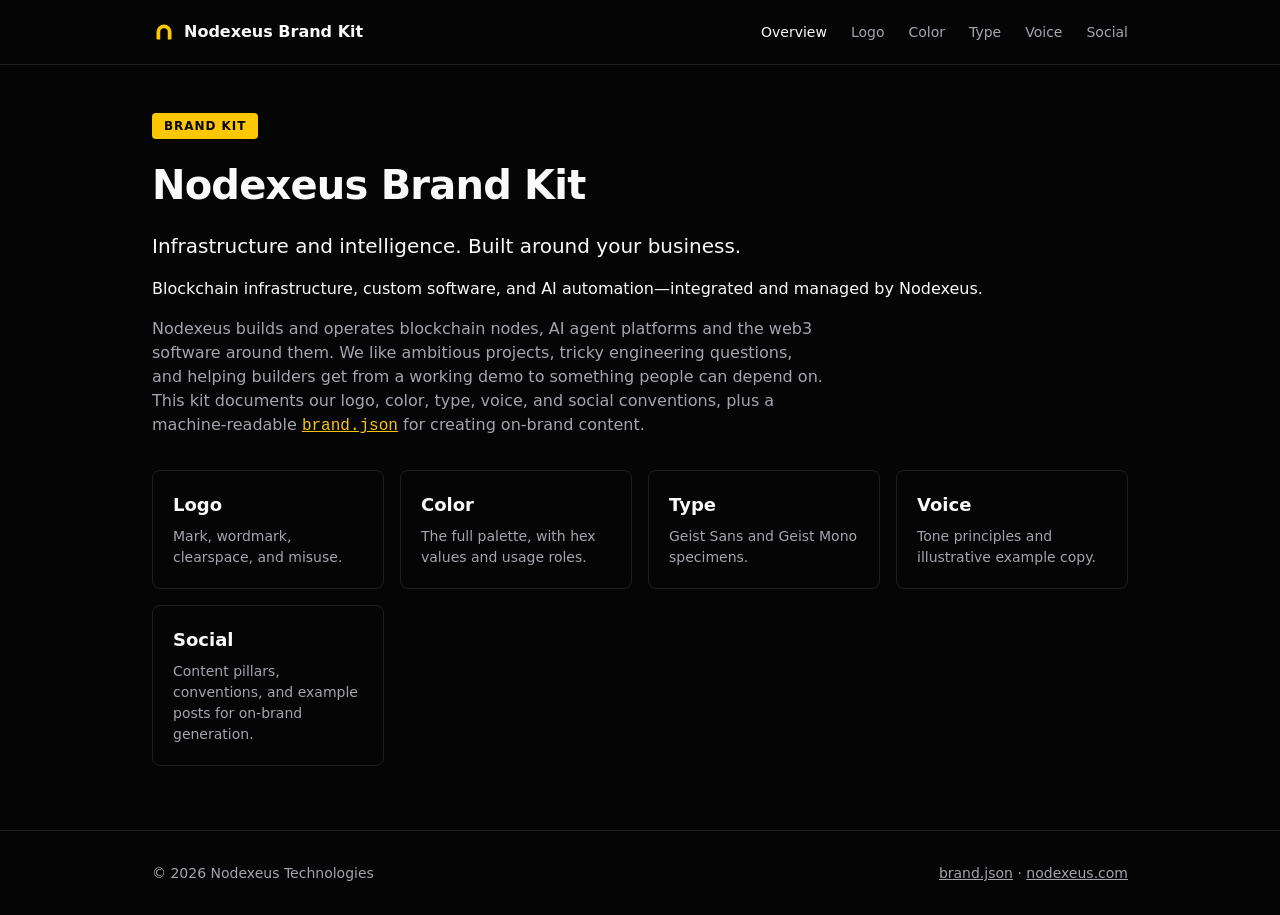
<file: index.html>
<!doctype html>
<html lang="en">
<head>
<meta charset="utf-8">
<meta name="viewport" content="width=device-width, initial-scale=1">
<title>Nodexeus Brand Kit</title>
<link rel="icon" href="assets/logo/favicon.svg" type="image/svg+xml">
<link rel="stylesheet" href="style.css">
</head>
<body>
<header class="site-header">
  <div class="container">
    <a class="brand" href="index.html">
      <img src="assets/logo/mark-amber-on-dark.svg" width="24" height="24" alt="" aria-hidden="true">
      <span>Nodexeus Brand Kit</span>
    </a>
    <nav>
      <a href="index.html" aria-current="page">Overview</a>
      <a href="logo.html">Logo</a>
      <a href="color.html">Color</a>
      <a href="type.html">Type</a>
      <a href="voice.html">Voice</a>
      <a href="social.html">Social</a>
    </nav>
  </div>
</header>
<main>
  <div class="container">
    <section>
      <span class="badge">Brand Kit</span>
      <h1>Nodexeus Brand Kit</h1>
      <p class="tagline">Infrastructure and intelligence. Built around your business.</p>
      <p>Blockchain infrastructure, custom software, and AI automation—integrated and managed by Nodexeus.</p>
      <div class="prose">
        <p>Nodexeus builds and operates blockchain nodes, AI agent platforms and the web3 software around them. We like ambitious projects, tricky engineering questions, and helping builders get from a working demo to something people can depend on. This kit documents our logo, color, type, voice, and social conventions, plus a machine-readable <a href="brand.json"><code class="mono">brand.json</code></a> for creating on-brand content.</p>
      </div>
    </section>
    <section class="link-grid">
      <a class="link-card" href="logo.html">
        <h3>Logo</h3>
        <p>Mark, wordmark, clearspace, and misuse.</p>
      </a>
      <a class="link-card" href="color.html">
        <h3>Color</h3>
        <p>The full palette, with hex values and usage roles.</p>
      </a>
      <a class="link-card" href="type.html">
        <h3>Type</h3>
        <p>Geist Sans and Geist Mono specimens.</p>
      </a>
      <a class="link-card" href="voice.html">
        <h3>Voice</h3>
        <p>Tone principles and illustrative example copy.</p>
      </a>
      <a class="link-card" href="social.html">
        <h3>Social</h3>
        <p>Content pillars, conventions, and example posts for on-brand generation.</p>
      </a>
    </section>
  </div>
</main>
<footer class="site-footer">
  <div class="container">
    <span>© 2026 Nodexeus Technologies</span>
    <span><a href="brand.json">brand.json</a> · <a href="https://www.nodexeus.com" target="_blank" rel="noopener noreferrer">nodexeus.com</a></span>
  </div>
</footer>
</body>
</html>
</file>
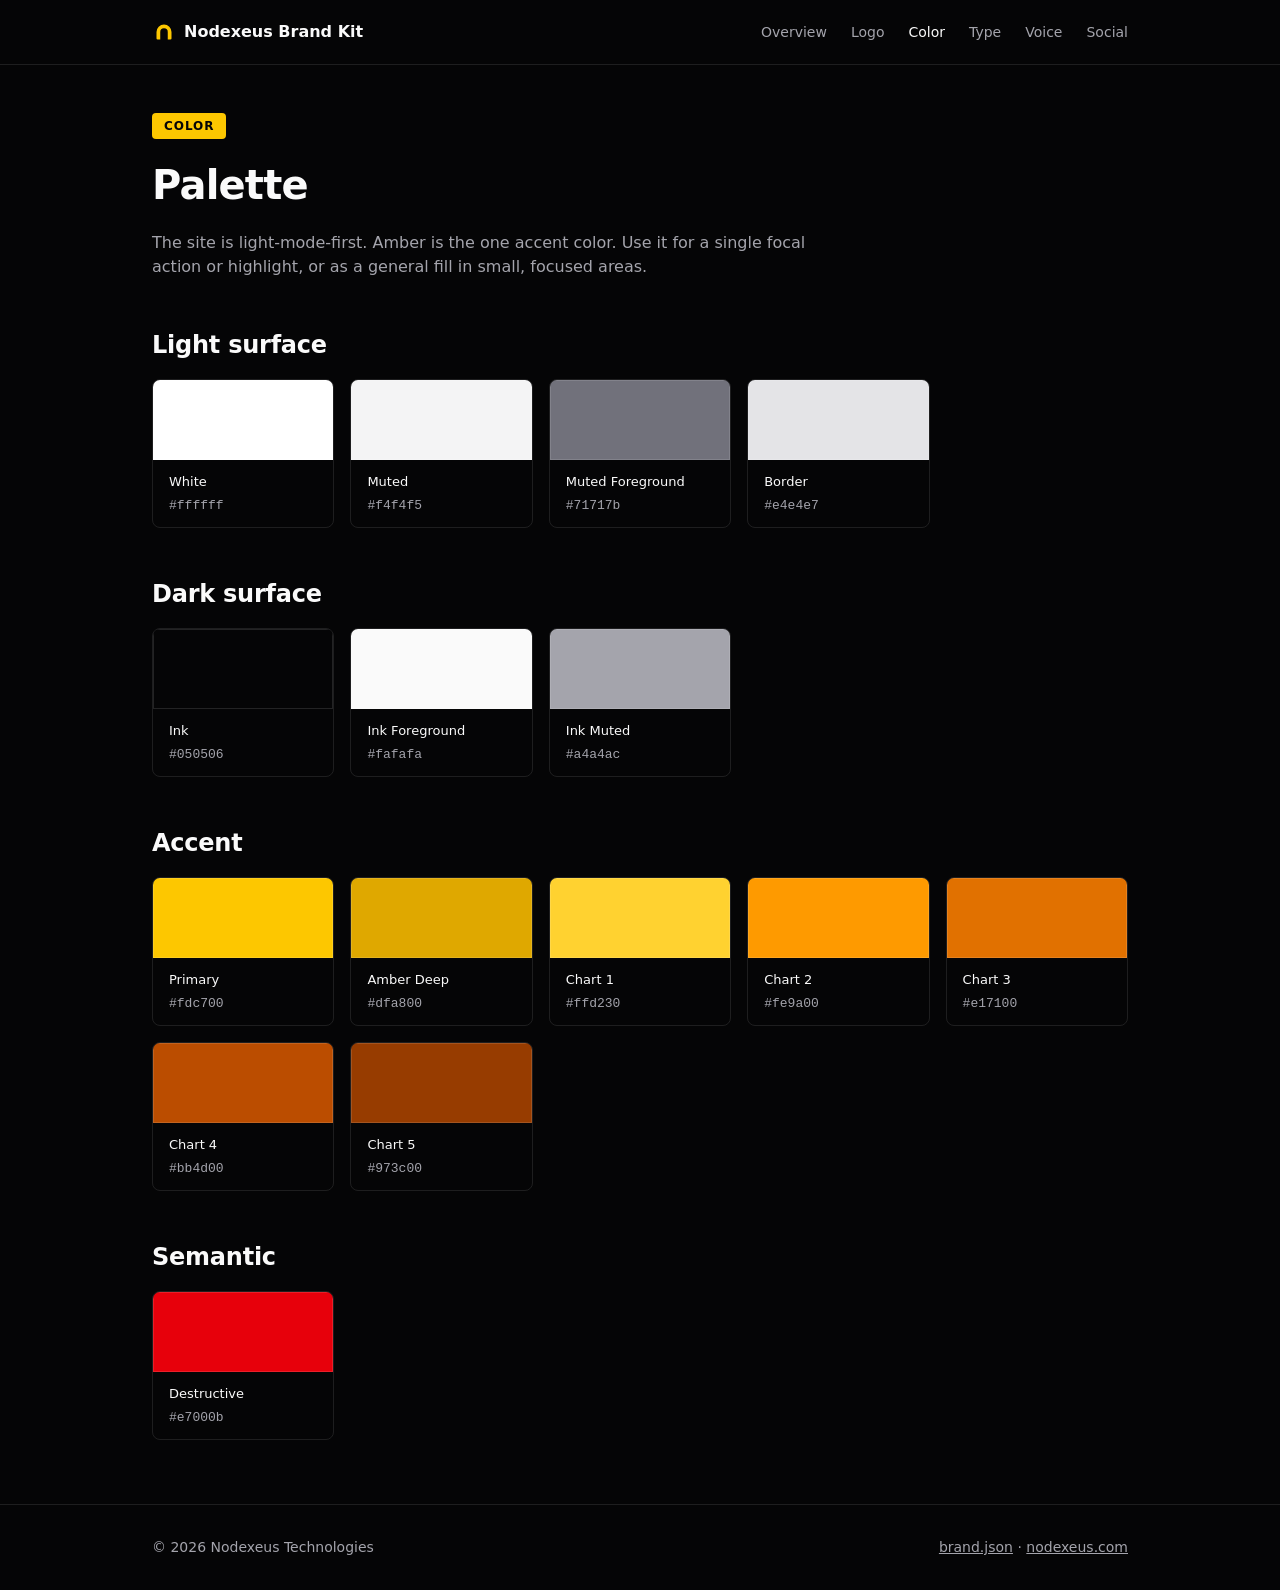
<file: color.html>
<!doctype html>
<html lang="en">
<head>
<meta charset="utf-8">
<meta name="viewport" content="width=device-width, initial-scale=1">
<title>Color | Nodexeus Brand Kit</title>
<link rel="icon" href="assets/logo/favicon.svg" type="image/svg+xml">
<link rel="stylesheet" href="style.css">
</head>
<body>
<header class="site-header">
  <div class="container">
    <a class="brand" href="index.html">
      <img src="assets/logo/mark-amber-on-dark.svg" width="24" height="24" alt="" aria-hidden="true">
      <span>Nodexeus Brand Kit</span>
    </a>
    <nav>
      <a href="index.html">Overview</a>
      <a href="logo.html">Logo</a>
      <a href="color.html" aria-current="page">Color</a>
      <a href="type.html">Type</a>
      <a href="voice.html">Voice</a>
      <a href="social.html">Social</a>
    </nav>
  </div>
</header>
<main>
  <div class="container">
    <span class="badge">Color</span>
    <h1>Palette</h1>
    <div class="prose">
      <p>The site is light-mode-first. Amber is the one accent color. Use it for a single focal action or highlight, or as a general fill in small, focused areas.</p>
    </div>

    <h2>Light surface</h2>
    <div class="swatch-grid">
      <div class="swatch"><div class="swatch-color" style="background:#ffffff;"></div><div class="swatch-label">White<span class="hex">#ffffff</span></div></div>
      <div class="swatch"><div class="swatch-color" style="background:#f4f4f5;"></div><div class="swatch-label">Muted<span class="hex">#f4f4f5</span></div></div>
      <div class="swatch"><div class="swatch-color" style="background:#71717b;"></div><div class="swatch-label">Muted Foreground<span class="hex">#71717b</span></div></div>
      <div class="swatch"><div class="swatch-color" style="background:#e4e4e7;"></div><div class="swatch-label">Border<span class="hex">#e4e4e7</span></div></div>
    </div>

    <h2>Dark surface</h2>
    <div class="swatch-grid">
      <div class="swatch"><div class="swatch-color" style="background:#050506;"></div><div class="swatch-label">Ink<span class="hex">#050506</span></div></div>
      <div class="swatch"><div class="swatch-color" style="background:#fafafa;"></div><div class="swatch-label">Ink Foreground<span class="hex">#fafafa</span></div></div>
      <div class="swatch"><div class="swatch-color" style="background:#a4a4ac;"></div><div class="swatch-label">Ink Muted<span class="hex">#a4a4ac</span></div></div>
    </div>

    <h2>Accent</h2>
    <div class="swatch-grid">
      <div class="swatch"><div class="swatch-color" style="background:#fdc700;"></div><div class="swatch-label">Primary<span class="hex">#fdc700</span></div></div>
      <div class="swatch"><div class="swatch-color" style="background:#dfa800;"></div><div class="swatch-label">Amber Deep<span class="hex">#dfa800</span></div></div>
      <div class="swatch"><div class="swatch-color" style="background:#ffd230;"></div><div class="swatch-label">Chart 1<span class="hex">#ffd230</span></div></div>
      <div class="swatch"><div class="swatch-color" style="background:#fe9a00;"></div><div class="swatch-label">Chart 2<span class="hex">#fe9a00</span></div></div>
      <div class="swatch"><div class="swatch-color" style="background:#e17100;"></div><div class="swatch-label">Chart 3<span class="hex">#e17100</span></div></div>
      <div class="swatch"><div class="swatch-color" style="background:#bb4d00;"></div><div class="swatch-label">Chart 4<span class="hex">#bb4d00</span></div></div>
      <div class="swatch"><div class="swatch-color" style="background:#973c00;"></div><div class="swatch-label">Chart 5<span class="hex">#973c00</span></div></div>
    </div>

    <h2>Semantic</h2>
    <div class="swatch-grid">
      <div class="swatch"><div class="swatch-color" style="background:#e7000b;"></div><div class="swatch-label">Destructive<span class="hex">#e7000b</span></div></div>
    </div>
  </div>
</main>
<footer class="site-footer">
  <div class="container">
    <span>© 2026 Nodexeus Technologies</span>
    <span><a href="brand.json">brand.json</a> · <a href="https://www.nodexeus.com" target="_blank" rel="noopener noreferrer">nodexeus.com</a></span>
  </div>
</footer>
</body>
</html>
</file>
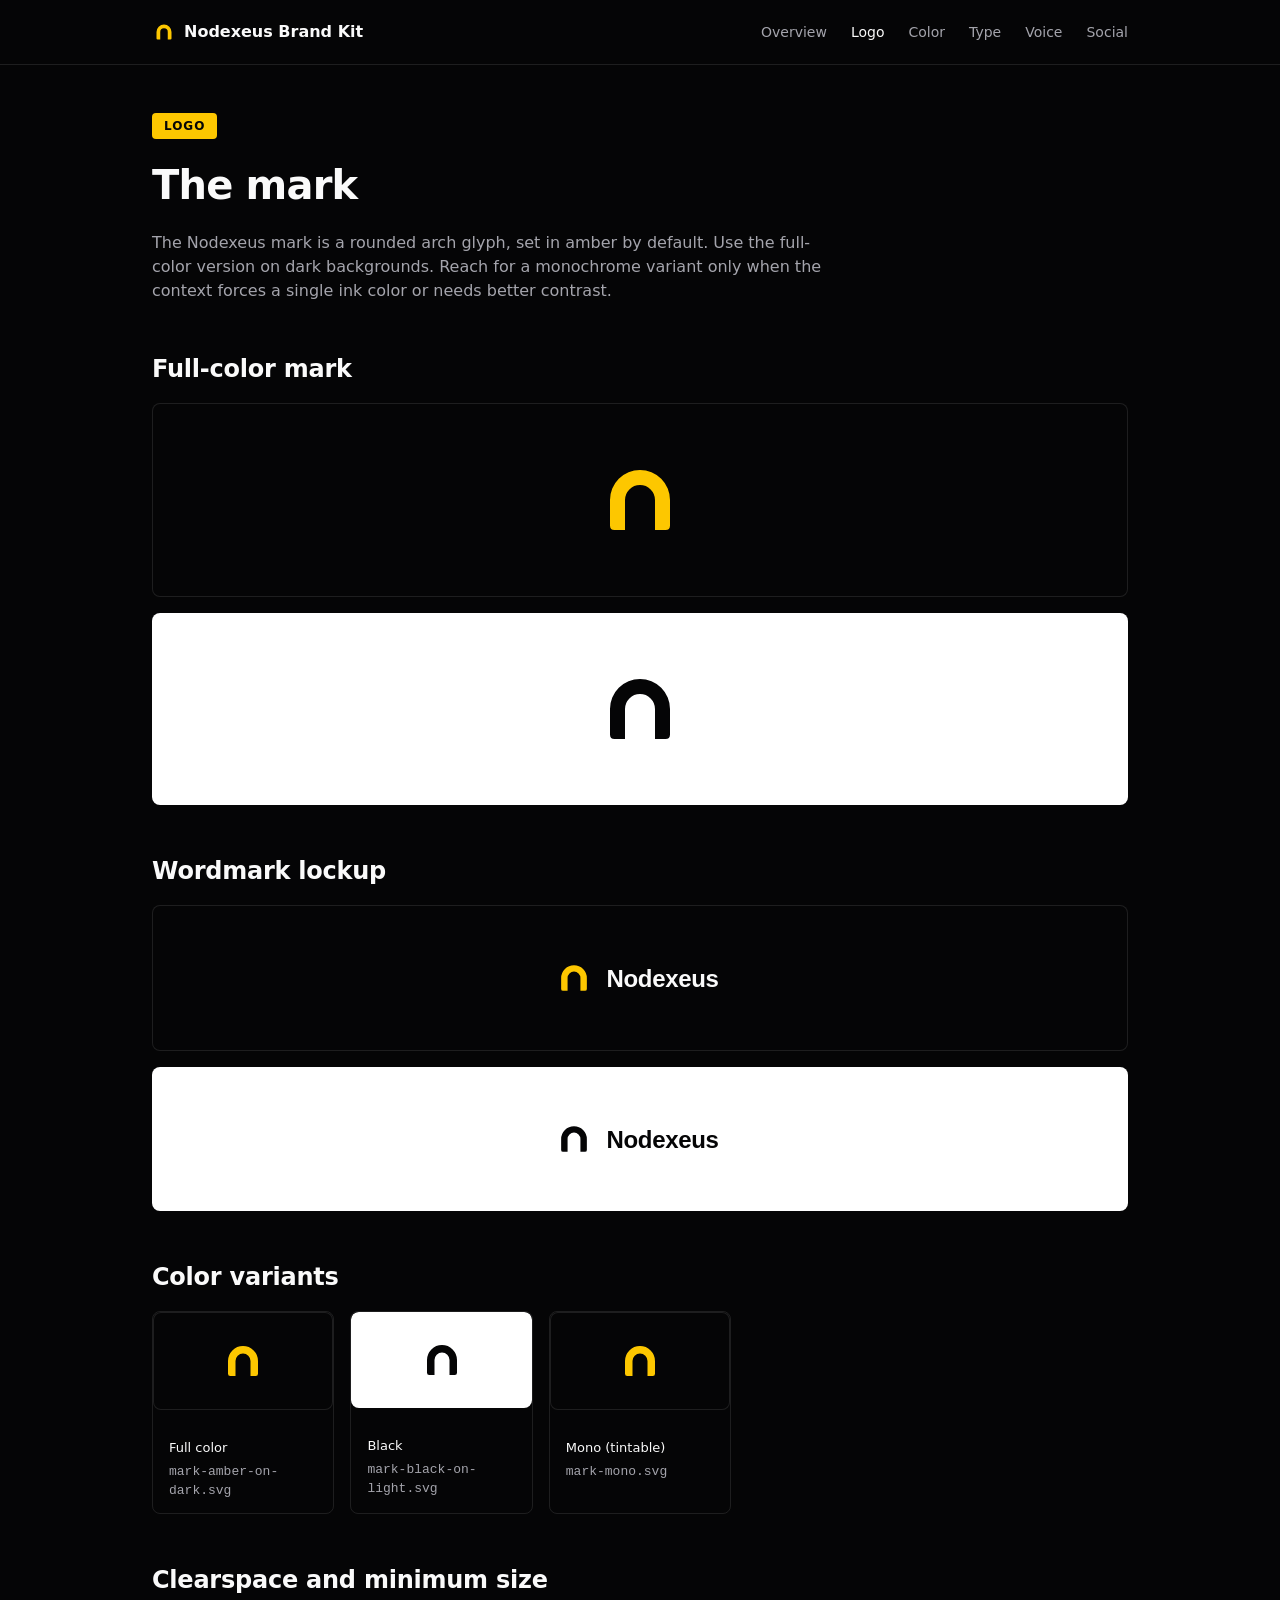
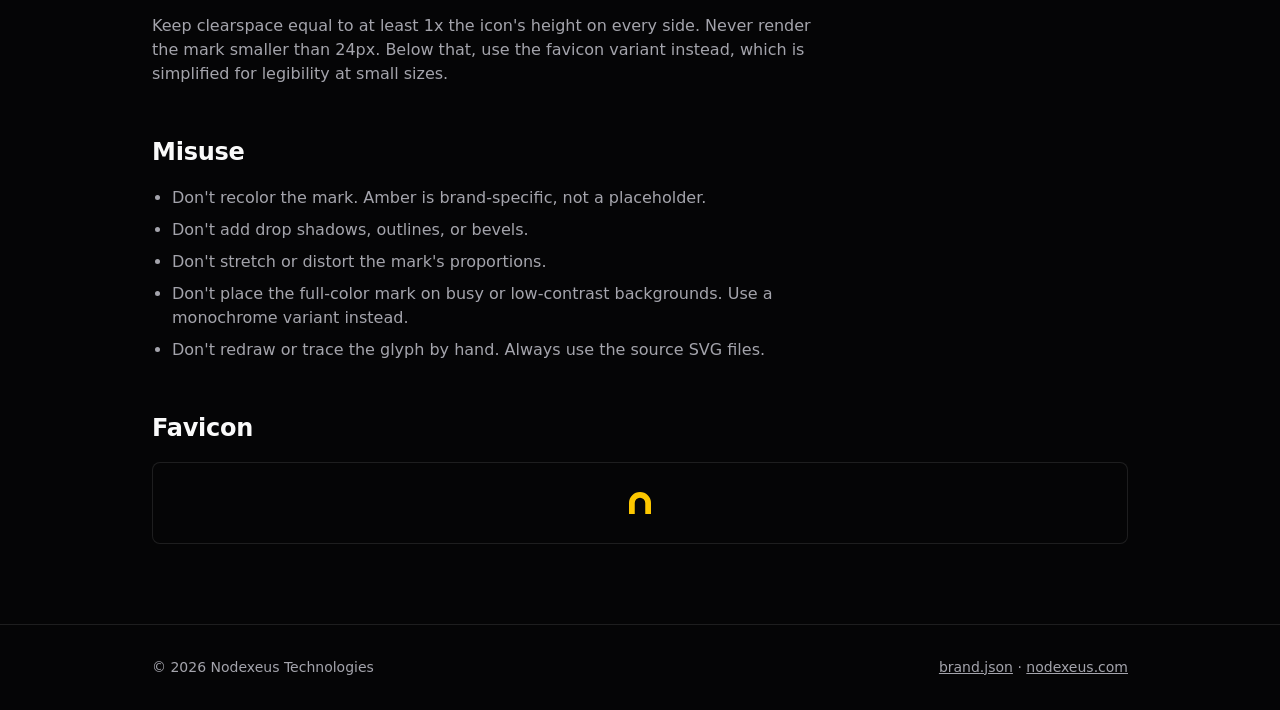
<file: logo.html>
<!doctype html>
<html lang="en">
<head>
<meta charset="utf-8">
<meta name="viewport" content="width=device-width, initial-scale=1">
<title>Logo | Nodexeus Brand Kit</title>
<link rel="icon" href="assets/logo/favicon.svg" type="image/svg+xml">
<link rel="stylesheet" href="style.css">
</head>
<body>
<header class="site-header">
  <div class="container">
    <a class="brand" href="index.html">
      <img src="assets/logo/mark-amber-on-dark.svg" width="24" height="24" alt="" aria-hidden="true">
      <span>Nodexeus Brand Kit</span>
    </a>
    <nav>
      <a href="index.html">Overview</a>
      <a href="logo.html" aria-current="page">Logo</a>
      <a href="color.html">Color</a>
      <a href="type.html">Type</a>
      <a href="voice.html">Voice</a>
      <a href="social.html">Social</a>
    </nav>
  </div>
</header>
<main>
  <div class="container">
    <span class="badge">Logo</span>
    <h1>The mark</h1>
    <div class="prose">
      <p>The Nodexeus mark is a rounded arch glyph, set in amber by default. Use the full-color version on dark backgrounds. Reach for a monochrome variant only when the context forces a single ink color or needs better contrast.</p>
    </div>

    <h2>Full-color mark</h2>
    <div class="logo-display on-dark">
      <img src="assets/logo/mark-amber-on-dark.svg" width="96" height="96" alt="Nodexeus mark, full color">
    </div>
    <div class="logo-display on-light">
      <img src="assets/logo/mark-black-on-light.svg" width="96" height="96" alt="Nodexeus mark, black variant">
    </div>

    <h2>Wordmark lockup</h2>
    <div class="logo-display on-dark">
      <img src="assets/logo/wordmark-lockup-dark.svg" height="48" alt="Nodexeus wordmark, dark background lockup">
    </div>
    <div class="logo-display on-light">
      <img src="assets/logo/wordmark-lockup-light.svg" height="48" alt="Nodexeus wordmark, light background lockup">
    </div>

    <h2>Color variants</h2>
    <div class="swatch-grid">
      <div class="swatch">
        <div class="logo-display on-dark" style="padding:1.5rem;">
          <img src="assets/logo/mark-amber-on-dark.svg" width="48" height="48" alt="Full color mark">
        </div>
        <div class="swatch-label">Full color<span class="hex">mark-amber-on-dark.svg</span></div>
      </div>
      <div class="swatch">
        <div class="logo-display on-light" style="padding:1.5rem;">
          <img src="assets/logo/mark-black-on-light.svg" width="48" height="48" alt="Black monochrome mark">
        </div>
        <div class="swatch-label">Black<span class="hex">mark-black-on-light.svg</span></div>
      </div>
      <div class="swatch">
        <div class="logo-display on-dark" style="padding:1.5rem; color:#fdc700;">
          <!-- inline copy of assets/logo/mark-mono.svg; keep path data in sync if that file changes -->
          <svg xmlns="http://www.w3.org/2000/svg" viewBox="0 0 256 256" width="48" height="48" role="img" aria-label="Monochrome currentColor mark">
            <g id="glyph" transform="translate(48,48)">
              <path fill="currentColor" d="M0,80 L0,148 Q0,160 12,160 L40,160 L40,80 A40,40 0 0 1 120,80 L120,160 L148,160 Q160,160 160,148 L160,80 A80,80 0 0 0 0,80 Z"/>
            </g>
          </svg>
        </div>
        <div class="swatch-label">Mono (tintable)<span class="hex">mark-mono.svg</span></div>
      </div>
    </div>

    <h2>Clearspace and minimum size</h2>
    <div class="prose">
      <p>Keep clearspace equal to at least 1x the icon's height on every side. Never render the mark smaller than 24px. Below that, use the favicon variant instead, which is simplified for legibility at small sizes.</p>
    </div>

    <h2>Misuse</h2>
    <div class="prose">
      <ul>
        <li>Don't recolor the mark. Amber is brand-specific, not a placeholder.</li>
        <li>Don't add drop shadows, outlines, or bevels.</li>
        <li>Don't stretch or distort the mark's proportions.</li>
        <li>Don't place the full-color mark on busy or low-contrast backgrounds. Use a monochrome variant instead.</li>
        <li>Don't redraw or trace the glyph by hand. Always use the source SVG files.</li>
      </ul>
    </div>

    <h2>Favicon</h2>
    <div class="logo-display on-dark" style="padding:1.5rem;">
      <img src="assets/logo/favicon.svg" width="32" height="32" alt="Nodexeus favicon">
    </div>
  </div>
</main>
<footer class="site-footer">
  <div class="container">
    <span>© 2026 Nodexeus Technologies</span>
    <span><a href="brand.json">brand.json</a> · <a href="https://www.nodexeus.com" target="_blank" rel="noopener noreferrer">nodexeus.com</a></span>
  </div>
</footer>
</body>
</html>
</file>
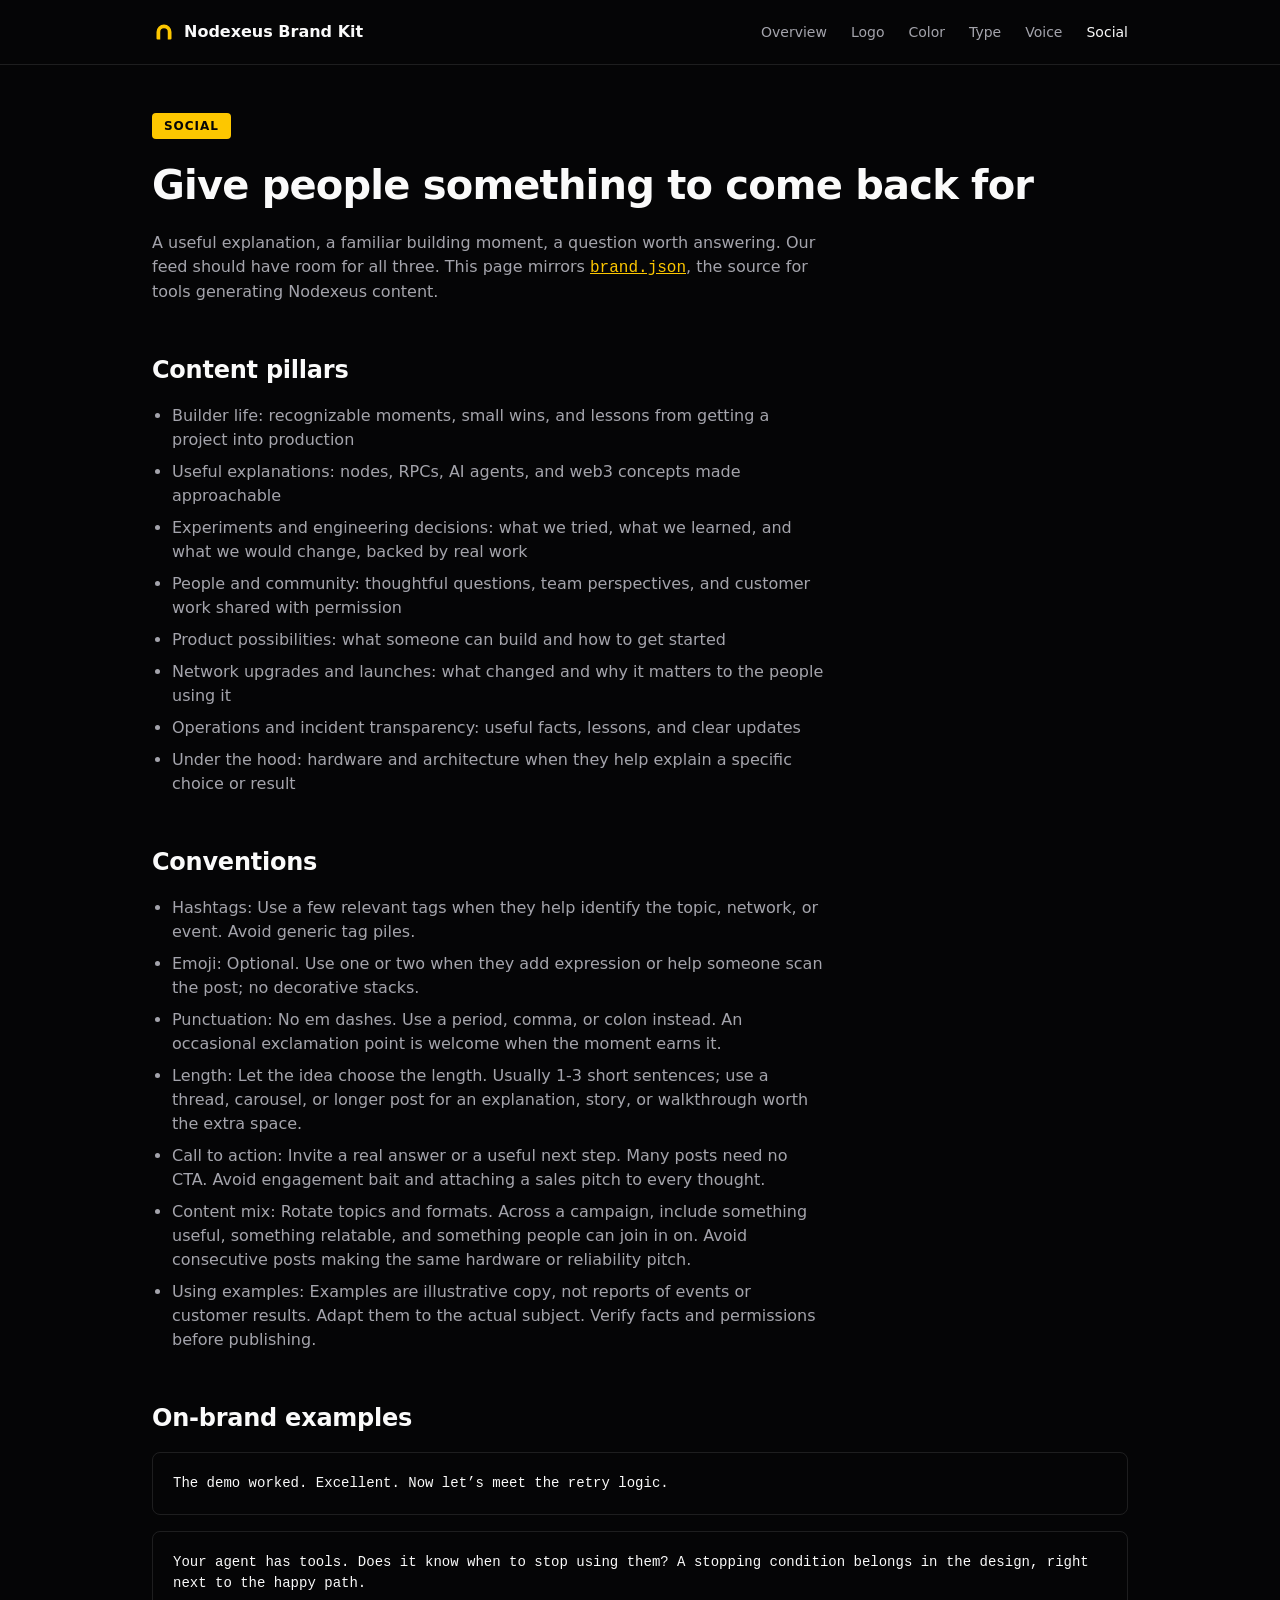
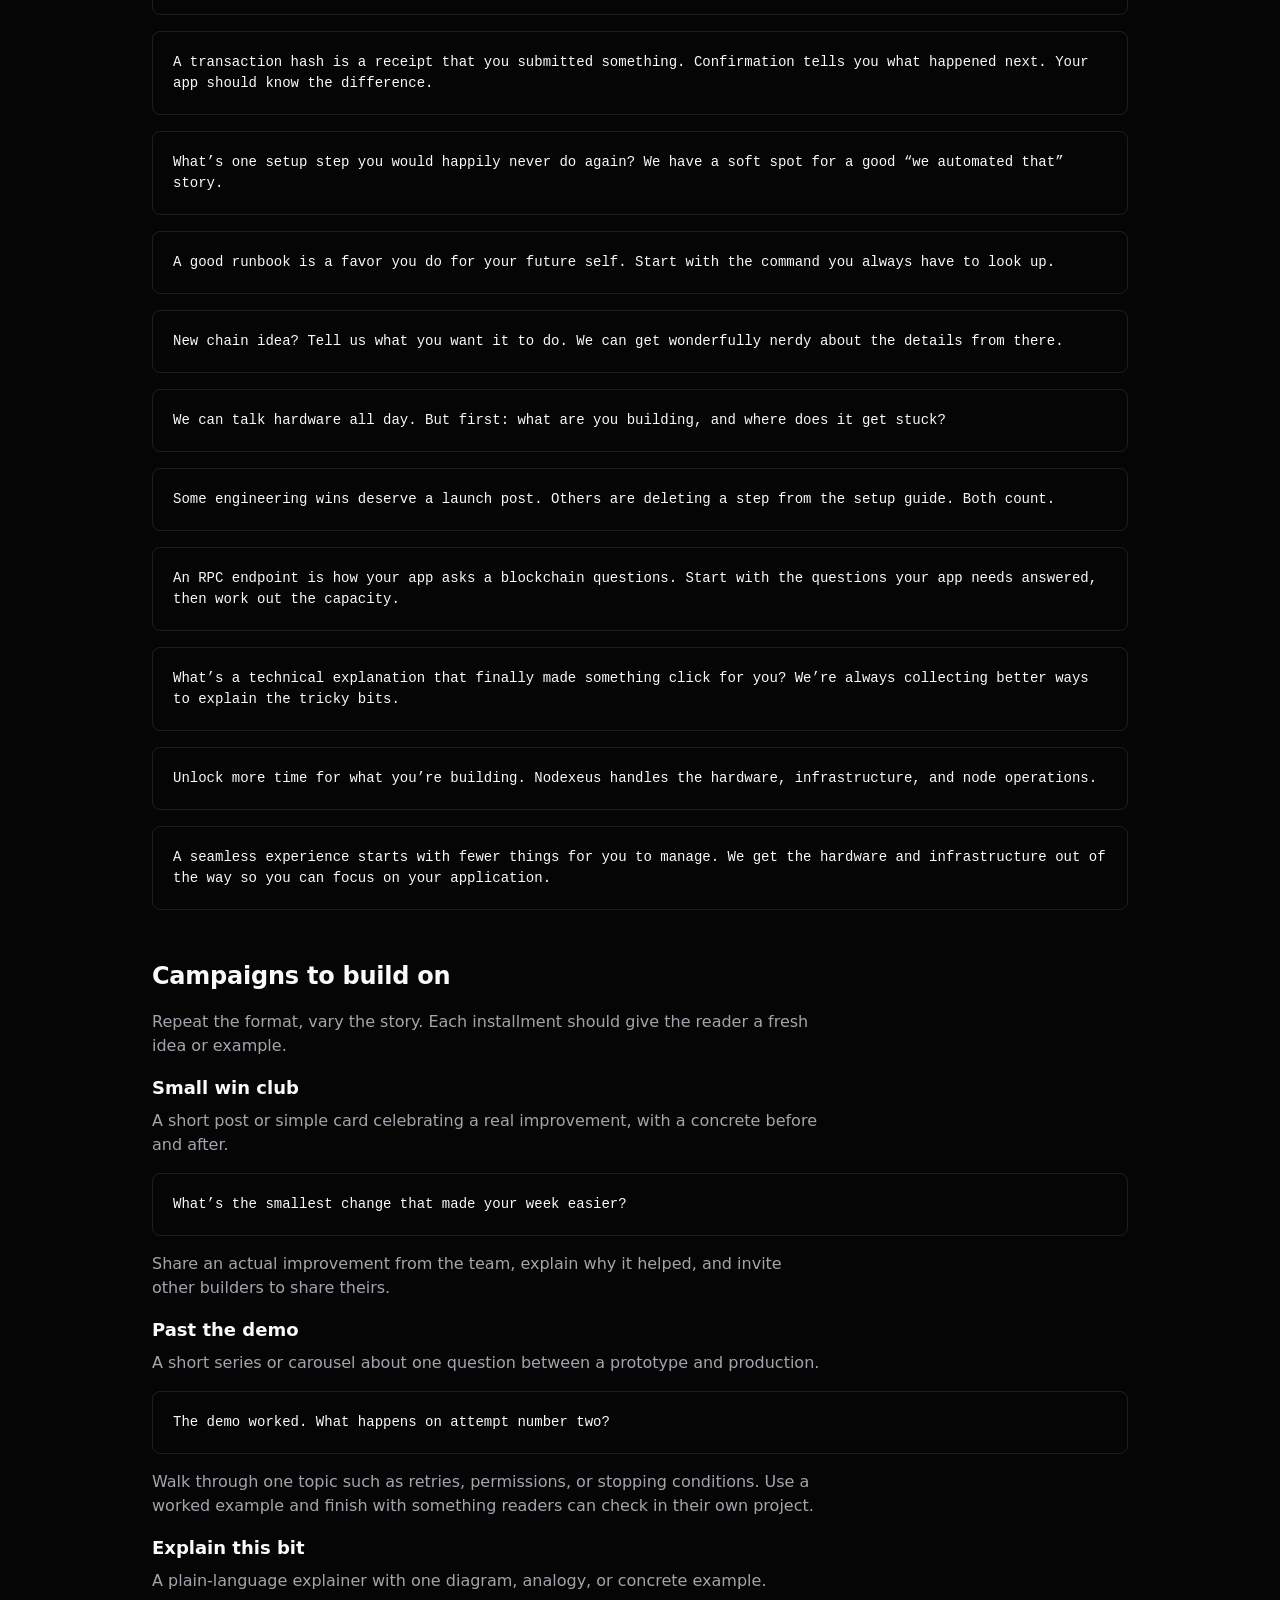
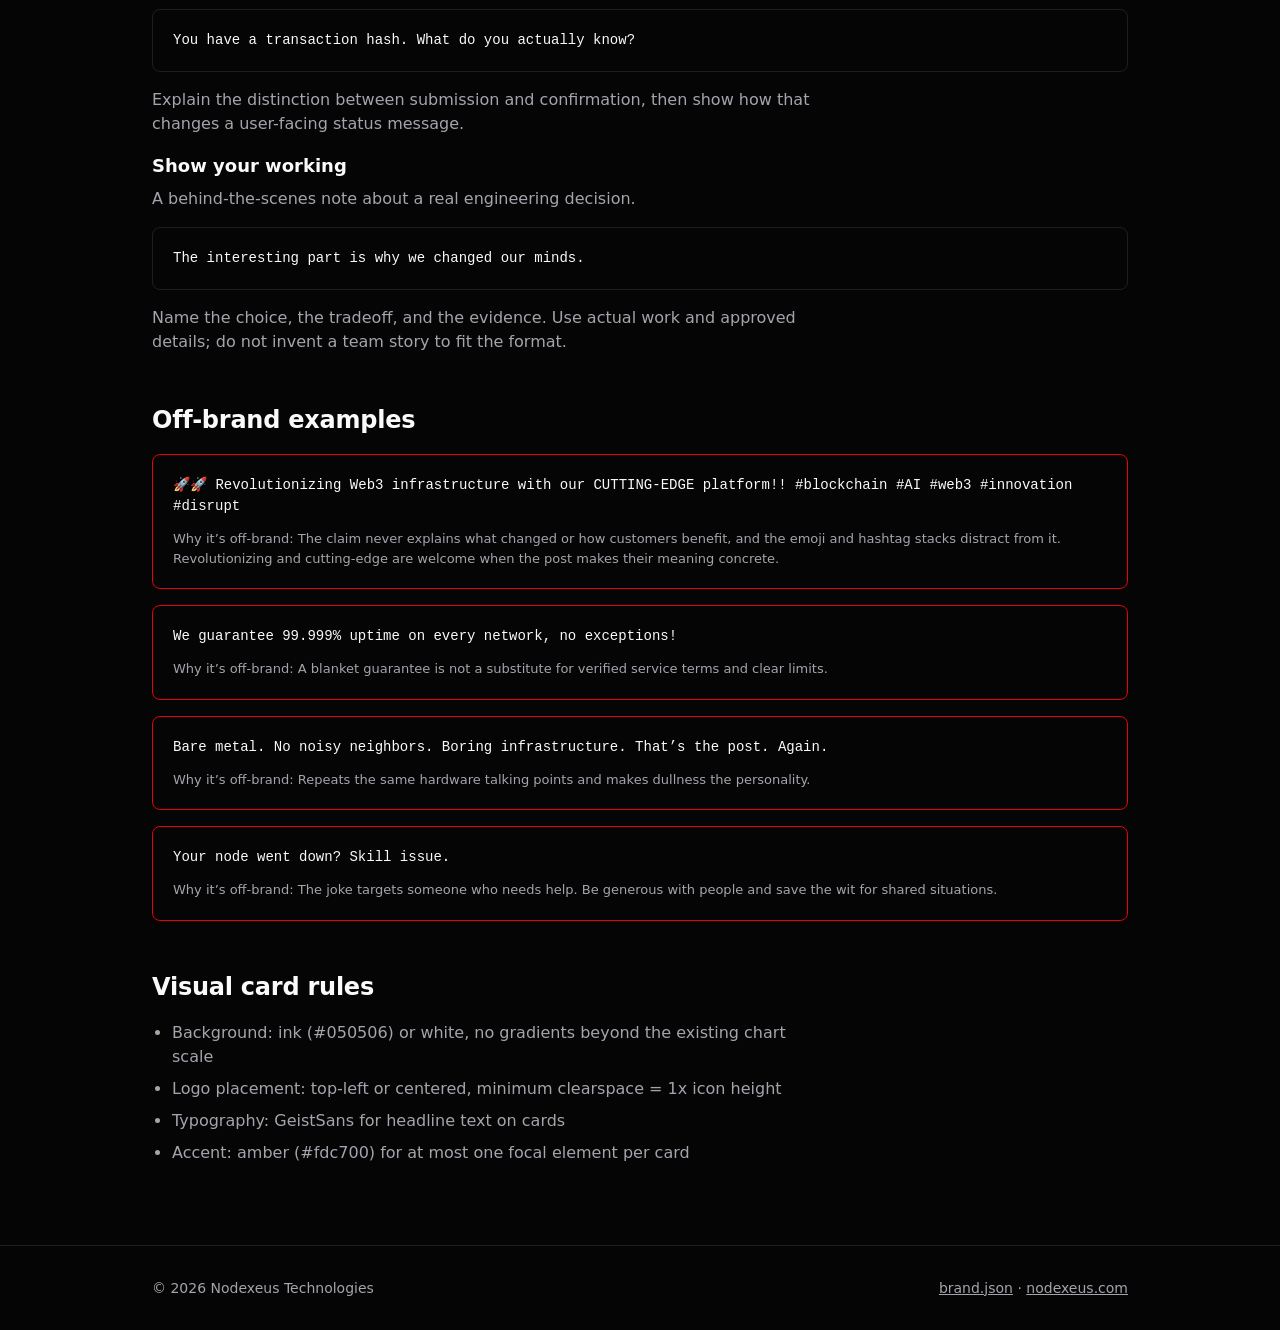
<file: social.html>
<!doctype html>
<html lang="en">
<head>
<meta charset="utf-8">
<meta name="viewport" content="width=device-width, initial-scale=1">
<title>Social | Nodexeus Brand Kit</title>
<link rel="icon" href="assets/logo/favicon.svg" type="image/svg+xml">
<link rel="stylesheet" href="style.css">
</head>
<body>
<header class="site-header">
  <div class="container">
    <a class="brand" href="index.html">
      <img src="assets/logo/mark-amber-on-dark.svg" width="24" height="24" alt="" aria-hidden="true">
      <span>Nodexeus Brand Kit</span>
    </a>
    <nav>
      <a href="index.html">Overview</a>
      <a href="logo.html">Logo</a>
      <a href="color.html">Color</a>
      <a href="type.html">Type</a>
      <a href="voice.html">Voice</a>
      <a href="social.html" aria-current="page">Social</a>
    </nav>
  </div>
</header>
<main>
  <div class="container">
    <span class="badge">Social</span>
    <h1>Give people something to come back for</h1>
    <div class="prose">
      <p>A useful explanation, a familiar building moment, a question worth answering. Our feed should have room for all three. This page mirrors <a href="brand.json"><code class="mono">brand.json</code></a>, the source for tools generating Nodexeus content.</p>
    </div>
    <h2>Content pillars</h2>
    <div class="prose"><ul>
        <li>Builder life: recognizable moments, small wins, and lessons from getting a project into production</li>
        <li>Useful explanations: nodes, RPCs, AI agents, and web3 concepts made approachable</li>
        <li>Experiments and engineering decisions: what we tried, what we learned, and what we would change, backed by real work</li>
        <li>People and community: thoughtful questions, team perspectives, and customer work shared with permission</li>
        <li>Product possibilities: what someone can build and how to get started</li>
        <li>Network upgrades and launches: what changed and why it matters to the people using it</li>
        <li>Operations and incident transparency: useful facts, lessons, and clear updates</li>
        <li>Under the hood: hardware and architecture when they help explain a specific choice or result</li>
      </ul></div>
    <h2>Conventions</h2>
    <div class="prose"><ul>
        <li>Hashtags: Use a few relevant tags when they help identify the topic, network, or event. Avoid generic tag piles.</li>
        <li>Emoji: Optional. Use one or two when they add expression or help someone scan the post; no decorative stacks.</li>
        <li>Punctuation: No em dashes. Use a period, comma, or colon instead. An occasional exclamation point is welcome when the moment earns it.</li>
        <li>Length: Let the idea choose the length. Usually 1-3 short sentences; use a thread, carousel, or longer post for an explanation, story, or walkthrough worth the extra space.</li>
        <li>Call to action: Invite a real answer or a useful next step. Many posts need no CTA. Avoid engagement bait and attaching a sales pitch to every thought.</li>
        <li>Content mix: Rotate topics and formats. Across a campaign, include something useful, something relatable, and something people can join in on. Avoid consecutive posts making the same hardware or reliability pitch.</li>
        <li>Using examples: Examples are illustrative copy, not reports of events or customer results. Adapt them to the actual subject. Verify facts and permissions before publishing.</li>
      </ul></div>
    <h2>On-brand examples</h2>
    <div class="post-card">The demo worked. Excellent. Now let’s meet the retry logic.</div>
    <div class="post-card">Your agent has tools. Does it know when to stop using them? A stopping condition belongs in the design, right next to the happy path.</div>
    <div class="post-card">A transaction hash is a receipt that you submitted something. Confirmation tells you what happened next. Your app should know the difference.</div>
    <div class="post-card">What’s one setup step you would happily never do again? We have a soft spot for a good “we automated that” story.</div>
    <div class="post-card">A good runbook is a favor you do for your future self. Start with the command you always have to look up.</div>
    <div class="post-card">New chain idea? Tell us what you want it to do. We can get wonderfully nerdy about the details from there.</div>
    <div class="post-card">We can talk hardware all day. But first: what are you building, and where does it get stuck?</div>
    <div class="post-card">Some engineering wins deserve a launch post. Others are deleting a step from the setup guide. Both count.</div>
    <div class="post-card">An RPC endpoint is how your app asks a blockchain questions. Start with the questions your app needs answered, then work out the capacity.</div>
    <div class="post-card">What’s a technical explanation that finally made something click for you? We’re always collecting better ways to explain the tricky bits.</div>
    <div class="post-card">Unlock more time for what you’re building. Nodexeus handles the hardware, infrastructure, and node operations.</div>
    <div class="post-card">A seamless experience starts with fewer things for you to manage. We get the hardware and infrastructure out of the way so you can focus on your application.</div>
    <h2>Campaigns to build on</h2>
    <div class="prose"><p>Repeat the format, vary the story. Each installment should give the reader a fresh idea or example.</p></div>
    <h3>Small win club</h3>
    <div class="prose"><p>A short post or simple card celebrating a real improvement, with a concrete before and after.</p></div>
    <div class="post-card">What’s the smallest change that made your week easier?</div>
    <div class="prose"><p>Share an actual improvement from the team, explain why it helped, and invite other builders to share theirs.</p></div>
    <h3>Past the demo</h3>
    <div class="prose"><p>A short series or carousel about one question between a prototype and production.</p></div>
    <div class="post-card">The demo worked. What happens on attempt number two?</div>
    <div class="prose"><p>Walk through one topic such as retries, permissions, or stopping conditions. Use a worked example and finish with something readers can check in their own project.</p></div>
    <h3>Explain this bit</h3>
    <div class="prose"><p>A plain-language explainer with one diagram, analogy, or concrete example.</p></div>
    <div class="post-card">You have a transaction hash. What do you actually know?</div>
    <div class="prose"><p>Explain the distinction between submission and confirmation, then show how that changes a user-facing status message.</p></div>
    <h3>Show your working</h3>
    <div class="prose"><p>A behind-the-scenes note about a real engineering decision.</p></div>
    <div class="post-card">The interesting part is why we changed our minds.</div>
    <div class="prose"><p>Name the choice, the tradeoff, and the evidence. Use actual work and approved details; do not invent a team story to fit the format.</p></div>
    <h2>Off-brand examples</h2>
    <div class="post-card off-brand">🚀🚀 Revolutionizing Web3 infrastructure with our CUTTING-EDGE platform!! #blockchain #AI #web3 #innovation #disrupt
      <div class="reason">Why it’s off-brand: The claim never explains what changed or how customers benefit, and the emoji and hashtag stacks distract from it. Revolutionizing and cutting-edge are welcome when the post makes their meaning concrete.</div>
    </div>
    <div class="post-card off-brand">We guarantee 99.999% uptime on every network, no exceptions!
      <div class="reason">Why it’s off-brand: A blanket guarantee is not a substitute for verified service terms and clear limits.</div>
    </div>
    <div class="post-card off-brand">Bare metal. No noisy neighbors. Boring infrastructure. That’s the post. Again.
      <div class="reason">Why it’s off-brand: Repeats the same hardware talking points and makes dullness the personality.</div>
    </div>
    <div class="post-card off-brand">Your node went down? Skill issue.
      <div class="reason">Why it’s off-brand: The joke targets someone who needs help. Be generous with people and save the wit for shared situations.</div>
    </div>
    <h2>Visual card rules</h2>
    <div class="prose"><ul>
        <li>Background: ink (#050506) or white, no gradients beyond the existing chart scale</li>
        <li>Logo placement: top-left or centered, minimum clearspace = 1x icon height</li>
        <li>Typography: GeistSans for headline text on cards</li>
        <li>Accent: amber (#fdc700) for at most one focal element per card</li>
      </ul></div>
  </div>
</main>
<footer class="site-footer">
  <div class="container">
    <span>© 2026 Nodexeus Technologies</span>
    <span><a href="brand.json">brand.json</a> · <a href="https://www.nodexeus.com" target="_blank" rel="noopener noreferrer">nodexeus.com</a></span>
  </div>
</footer>
</body>
</html>
</file>
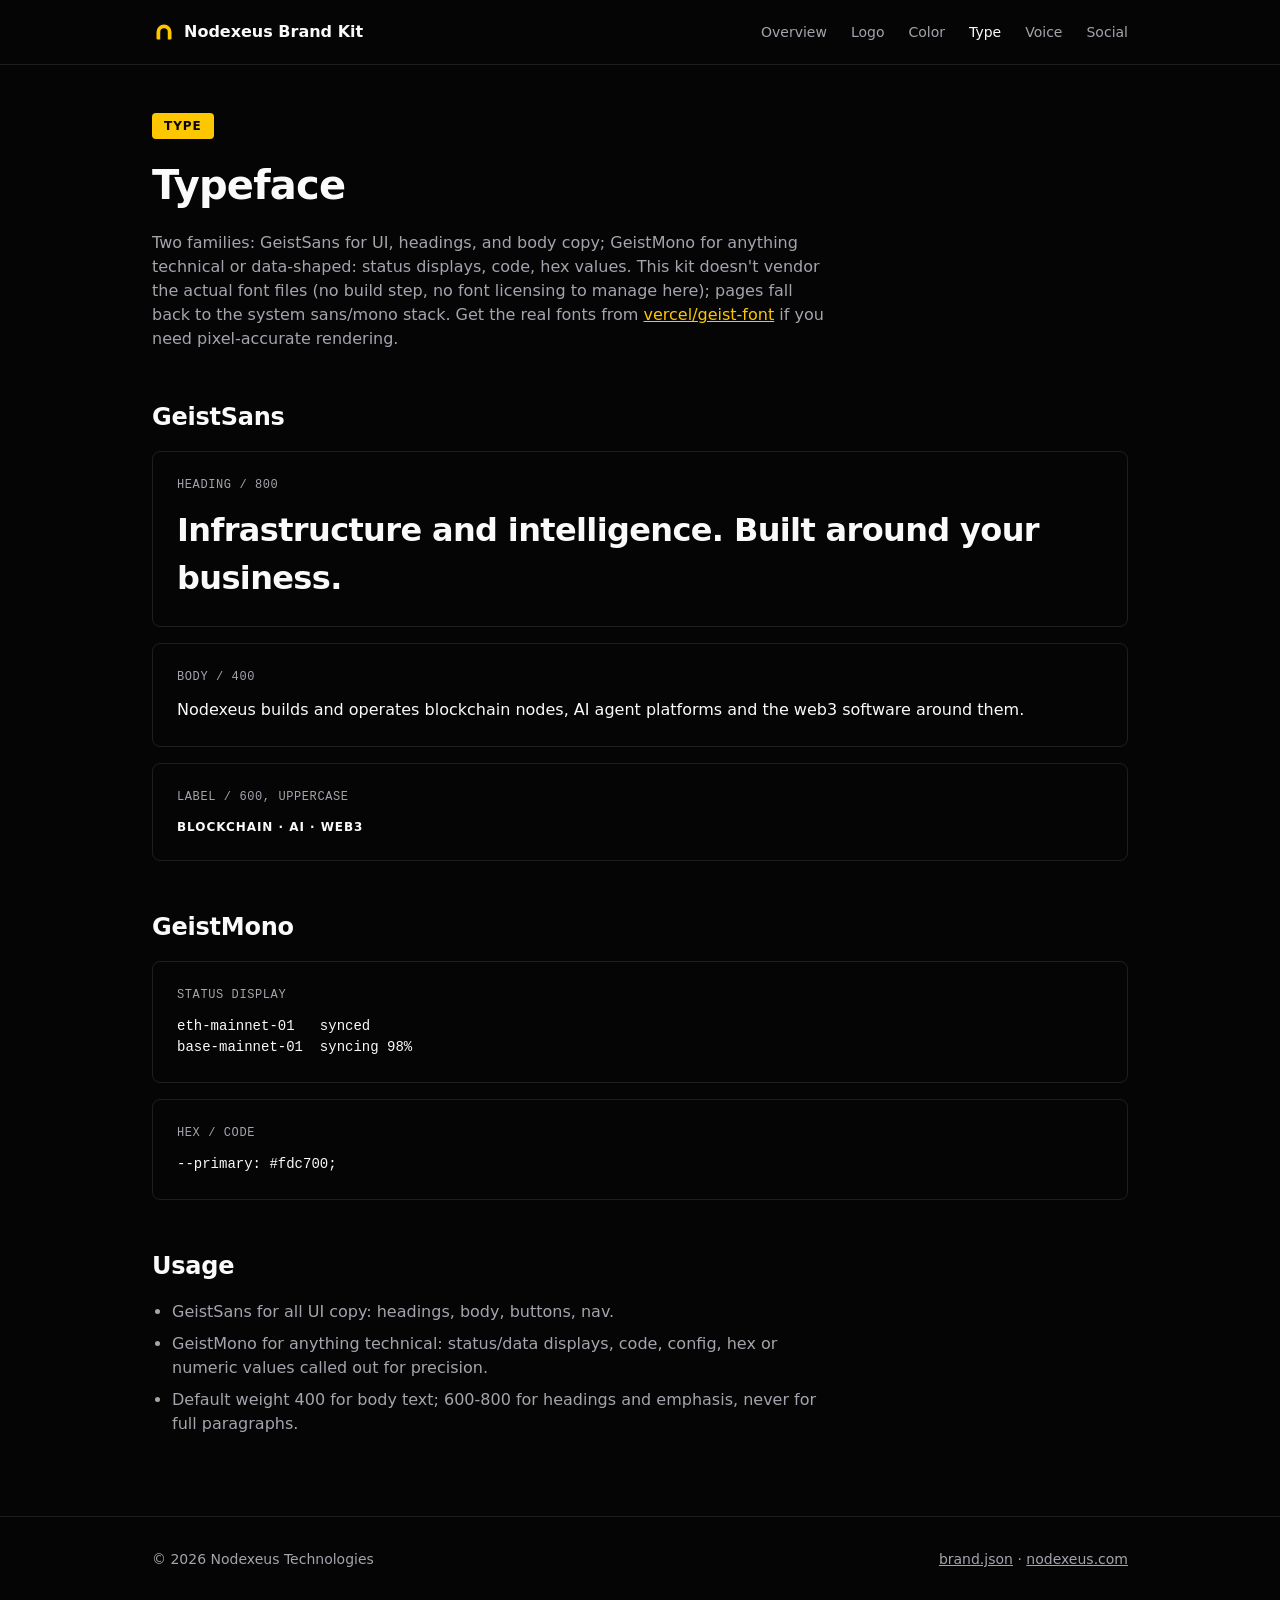
<file: type.html>
<!doctype html>
<html lang="en">
<head>
<meta charset="utf-8">
<meta name="viewport" content="width=device-width, initial-scale=1">
<title>Type | Nodexeus Brand Kit</title>
<link rel="icon" href="assets/logo/favicon.svg" type="image/svg+xml">
<link rel="stylesheet" href="style.css">
</head>
<body>
<header class="site-header">
  <div class="container">
    <a class="brand" href="index.html">
      <img src="assets/logo/mark-amber-on-dark.svg" width="24" height="24" alt="" aria-hidden="true">
      <span>Nodexeus Brand Kit</span>
    </a>
    <nav>
      <a href="index.html">Overview</a>
      <a href="logo.html">Logo</a>
      <a href="color.html">Color</a>
      <a href="type.html" aria-current="page">Type</a>
      <a href="voice.html">Voice</a>
      <a href="social.html">Social</a>
    </nav>
  </div>
</header>
<main>
  <div class="container">
    <span class="badge">Type</span>
    <h1>Typeface</h1>
    <div class="prose">
      <p>Two families: GeistSans for UI, headings, and body copy; GeistMono for anything technical or data-shaped: status displays, code, hex values. This kit doesn't vendor the actual font files (no build step, no font licensing to manage here); pages fall back to the system sans/mono stack. Get the real fonts from <a href="https://github.com/vercel/geist-font" target="_blank" rel="noopener noreferrer">vercel/geist-font</a> if you need pixel-accurate rendering.</p>
    </div>

    <h2>GeistSans</h2>
    <div class="type-sample">
      <span class="label">Heading / 800</span>
      <div style="font-family: var(--font-sans); font-weight: 800; font-size: 2rem; letter-spacing: -0.02em;">Infrastructure and intelligence. Built around your business.</div>
    </div>
    <div class="type-sample">
      <span class="label">Body / 400</span>
      <div style="font-family: var(--font-sans); font-weight: 400; font-size: 1rem;">Nodexeus builds and operates blockchain nodes, AI agent platforms and the web3 software around them.</div>
    </div>
    <div class="type-sample">
      <span class="label">Label / 600, uppercase</span>
      <div style="font-family: var(--font-sans); font-weight: 600; font-size: 0.75rem; text-transform: uppercase; letter-spacing: 0.08em;">Blockchain · AI · Web3</div>
    </div>

    <h2>GeistMono</h2>
    <div class="type-sample">
      <span class="label">Status display</span>
      <div class="mono" style="font-size: 0.875rem;">eth-mainnet-01&nbsp;&nbsp;&nbsp;synced<br>base-mainnet-01&nbsp;&nbsp;syncing 98%</div>
    </div>
    <div class="type-sample">
      <span class="label">Hex / code</span>
      <div class="mono" style="font-size: 0.875rem;">--primary: #fdc700;</div>
    </div>

    <h2>Usage</h2>
    <div class="prose">
      <ul>
        <li>GeistSans for all UI copy: headings, body, buttons, nav.</li>
        <li>GeistMono for anything technical: status/data displays, code, config, hex or numeric values called out for precision.</li>
        <li>Default weight 400 for body text; 600-800 for headings and emphasis, never for full paragraphs.</li>
      </ul>
    </div>
  </div>
</main>
<footer class="site-footer">
  <div class="container">
    <span>© 2026 Nodexeus Technologies</span>
    <span><a href="brand.json">brand.json</a> · <a href="https://www.nodexeus.com" target="_blank" rel="noopener noreferrer">nodexeus.com</a></span>
  </div>
</footer>
</body>
</html>
</file>
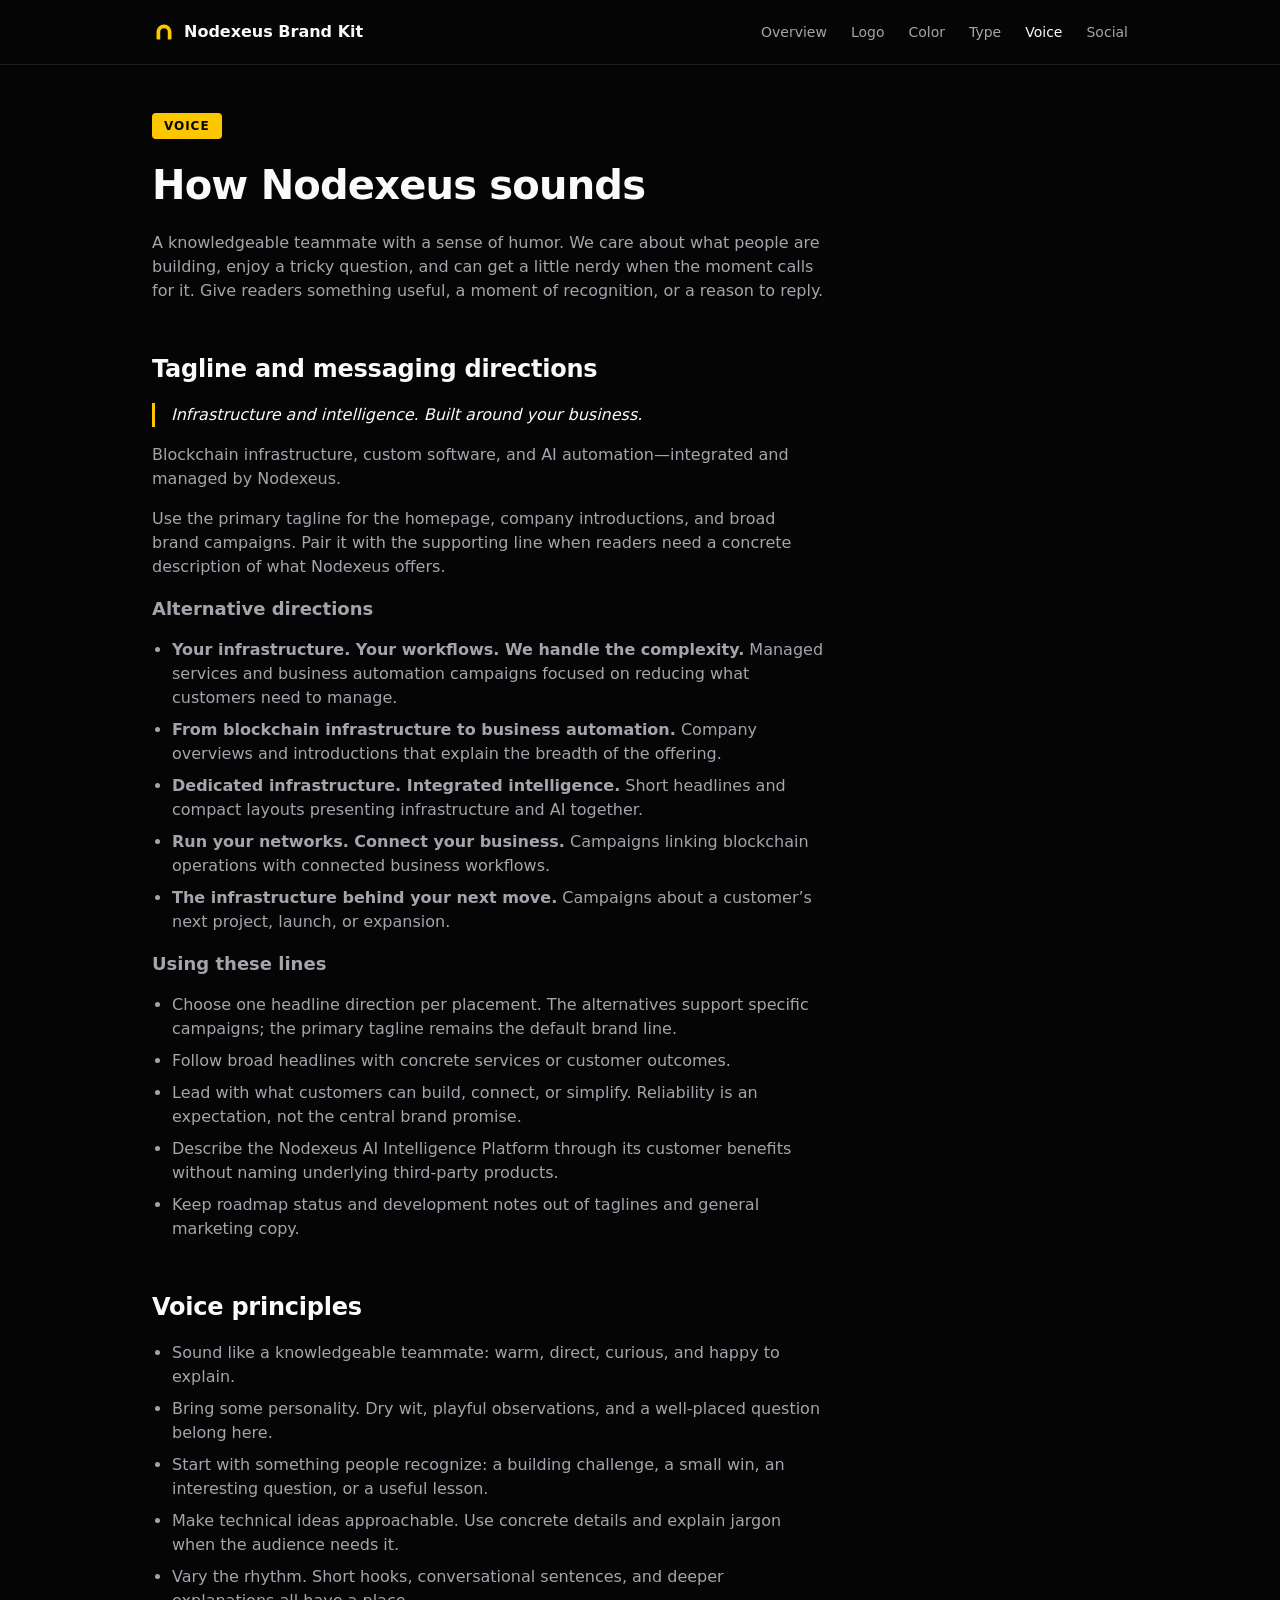
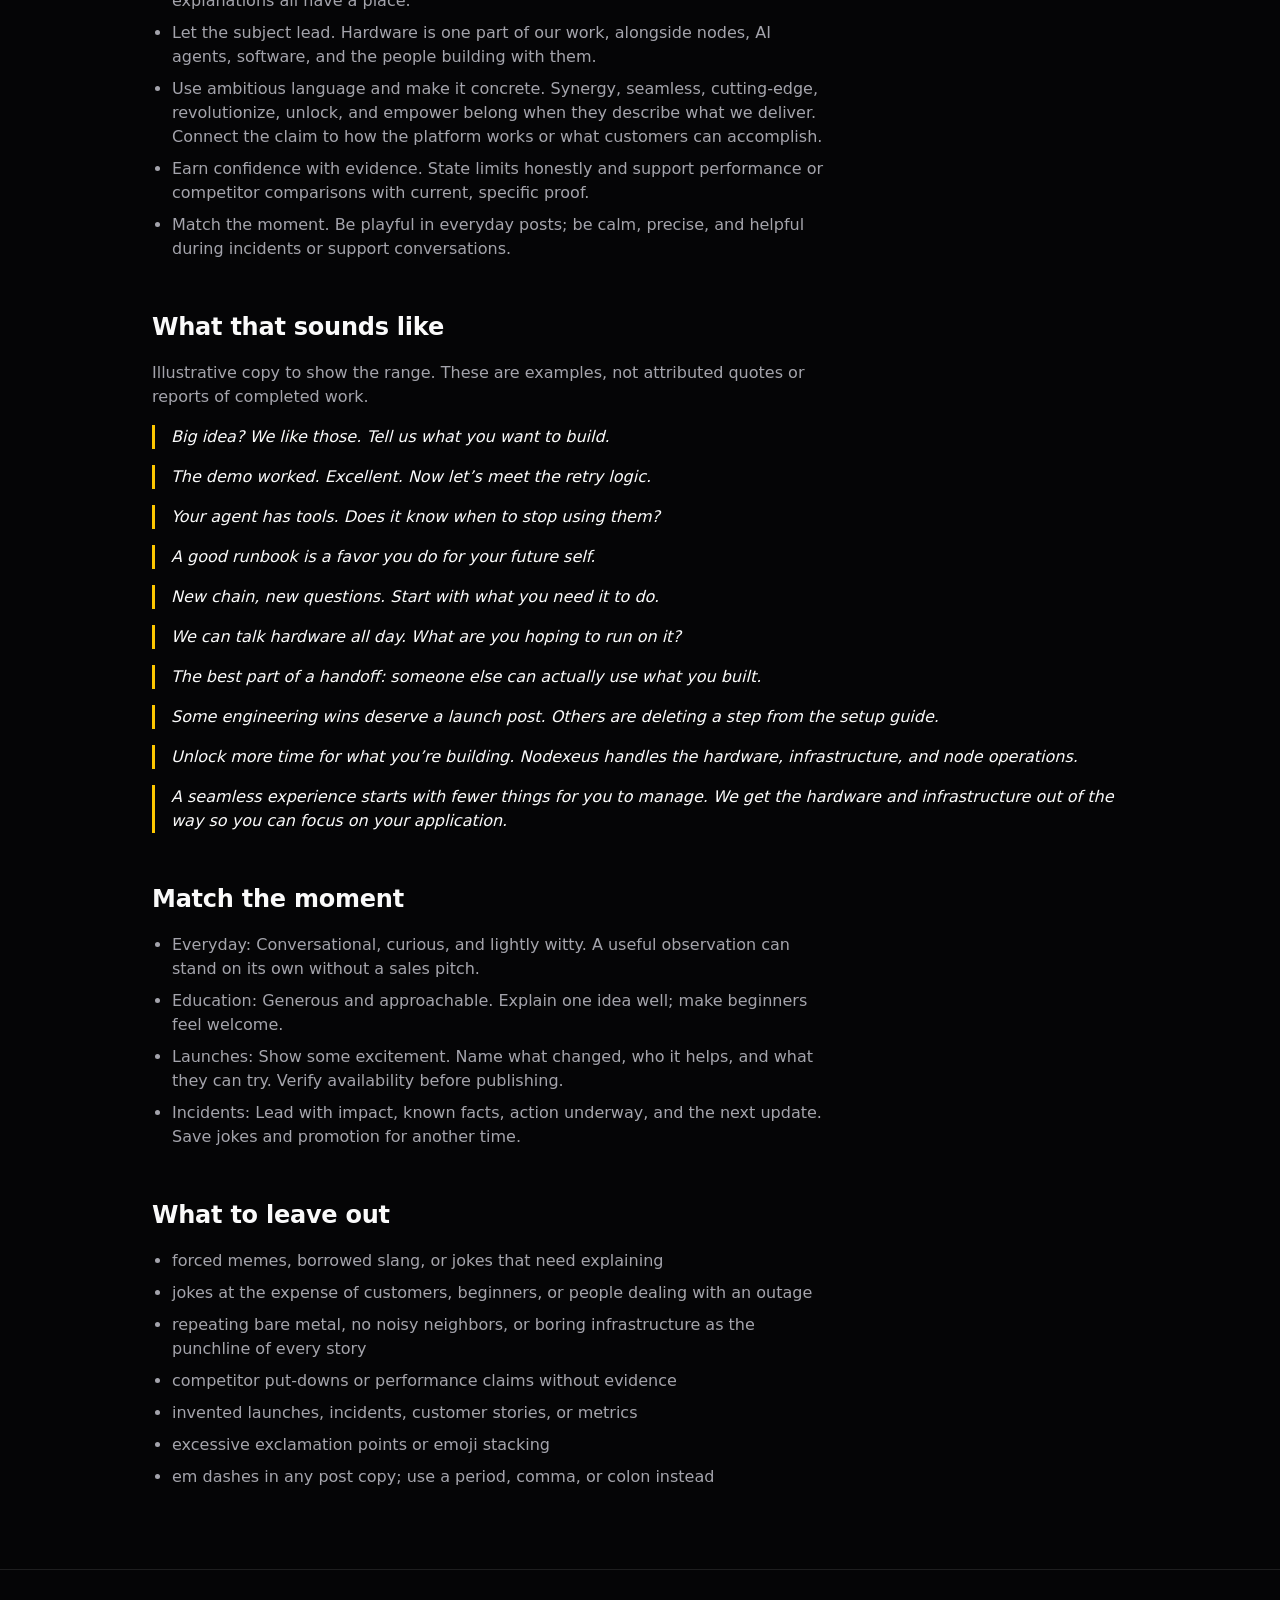
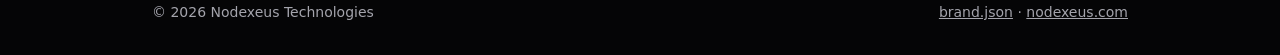
<file: voice.html>
<!doctype html>
<html lang="en">
<head>
<meta charset="utf-8">
<meta name="viewport" content="width=device-width, initial-scale=1">
<title>Voice | Nodexeus Brand Kit</title>
<link rel="icon" href="assets/logo/favicon.svg" type="image/svg+xml">
<link rel="stylesheet" href="style.css">
</head>
<body>
<header class="site-header">
  <div class="container">
    <a class="brand" href="index.html">
      <img src="assets/logo/mark-amber-on-dark.svg" width="24" height="24" alt="" aria-hidden="true">
      <span>Nodexeus Brand Kit</span>
    </a>
    <nav>
      <a href="index.html">Overview</a>
      <a href="logo.html">Logo</a>
      <a href="color.html">Color</a>
      <a href="type.html">Type</a>
      <a href="voice.html" aria-current="page">Voice</a>
      <a href="social.html">Social</a>
    </nav>
  </div>
</header>
<main>
  <div class="container">
    <span class="badge">Voice</span>
    <h1>How Nodexeus sounds</h1>
    <div class="prose">
      <p>A knowledgeable teammate with a sense of humor. We care about what people are building, enjoy a tricky question, and can get a little nerdy when the moment calls for it. Give readers something useful, a moment of recognition, or a reason to reply.</p>
    </div>
    <h2>Tagline and messaging directions</h2>
    <blockquote class="quote">Infrastructure and intelligence. Built around your business.</blockquote>
    <div class="prose">
      <p>Blockchain infrastructure, custom software, and AI automation—integrated and managed by Nodexeus.</p>
      <p>Use the primary tagline for the homepage, company introductions, and broad brand campaigns. Pair it with the supporting line when readers need a concrete description of what Nodexeus offers.</p>
      <h3>Alternative directions</h3>
      <ul>
        <li><strong>Your infrastructure. Your workflows. We handle the complexity.</strong> Managed services and business automation campaigns focused on reducing what customers need to manage.</li>
        <li><strong>From blockchain infrastructure to business automation.</strong> Company overviews and introductions that explain the breadth of the offering.</li>
        <li><strong>Dedicated infrastructure. Integrated intelligence.</strong> Short headlines and compact layouts presenting infrastructure and AI together.</li>
        <li><strong>Run your networks. Connect your business.</strong> Campaigns linking blockchain operations with connected business workflows.</li>
        <li><strong>The infrastructure behind your next move.</strong> Campaigns about a customer’s next project, launch, or expansion.</li>
      </ul>
      <h3>Using these lines</h3>
      <ul>
        <li>Choose one headline direction per placement. The alternatives support specific campaigns; the primary tagline remains the default brand line.</li>
        <li>Follow broad headlines with concrete services or customer outcomes.</li>
        <li>Lead with what customers can build, connect, or simplify. Reliability is an expectation, not the central brand promise.</li>
        <li>Describe the Nodexeus AI Intelligence Platform through its customer benefits without naming underlying third-party products.</li>
        <li>Keep roadmap status and development notes out of taglines and general marketing copy.</li>
      </ul>
    </div>
    <h2>Voice principles</h2>
    <div class="prose"><ul>
        <li>Sound like a knowledgeable teammate: warm, direct, curious, and happy to explain.</li>
        <li>Bring some personality. Dry wit, playful observations, and a well-placed question belong here.</li>
        <li>Start with something people recognize: a building challenge, a small win, an interesting question, or a useful lesson.</li>
        <li>Make technical ideas approachable. Use concrete details and explain jargon when the audience needs it.</li>
        <li>Vary the rhythm. Short hooks, conversational sentences, and deeper explanations all have a place.</li>
        <li>Let the subject lead. Hardware is one part of our work, alongside nodes, AI agents, software, and the people building with them.</li>
        <li>Use ambitious language and make it concrete. Synergy, seamless, cutting-edge, revolutionize, unlock, and empower belong when they describe what we deliver. Connect the claim to how the platform works or what customers can accomplish.</li>
        <li>Earn confidence with evidence. State limits honestly and support performance or competitor comparisons with current, specific proof.</li>
        <li>Match the moment. Be playful in everyday posts; be calm, precise, and helpful during incidents or support conversations.</li>
      </ul></div>
    <h2>What that sounds like</h2>
    <div class="prose"><p>Illustrative copy to show the range. These are examples, not attributed quotes or reports of completed work.</p></div>
    <blockquote class="quote">Big idea? We like those. Tell us what you want to build.</blockquote>
    <blockquote class="quote">The demo worked. Excellent. Now let’s meet the retry logic.</blockquote>
    <blockquote class="quote">Your agent has tools. Does it know when to stop using them?</blockquote>
    <blockquote class="quote">A good runbook is a favor you do for your future self.</blockquote>
    <blockquote class="quote">New chain, new questions. Start with what you need it to do.</blockquote>
    <blockquote class="quote">We can talk hardware all day. What are you hoping to run on it?</blockquote>
    <blockquote class="quote">The best part of a handoff: someone else can actually use what you built.</blockquote>
    <blockquote class="quote">Some engineering wins deserve a launch post. Others are deleting a step from the setup guide.</blockquote>
    <blockquote class="quote">Unlock more time for what you’re building. Nodexeus handles the hardware, infrastructure, and node operations.</blockquote>
    <blockquote class="quote">A seamless experience starts with fewer things for you to manage. We get the hardware and infrastructure out of the way so you can focus on your application.</blockquote>
    <h2>Match the moment</h2>
    <div class="prose"><ul>
        <li>Everyday: Conversational, curious, and lightly witty. A useful observation can stand on its own without a sales pitch.</li>
        <li>Education: Generous and approachable. Explain one idea well; make beginners feel welcome.</li>
        <li>Launches: Show some excitement. Name what changed, who it helps, and what they can try. Verify availability before publishing.</li>
        <li>Incidents: Lead with impact, known facts, action underway, and the next update. Save jokes and promotion for another time.</li>
      </ul></div>
    <h2>What to leave out</h2>
    <div class="prose"><ul>
        <li>forced memes, borrowed slang, or jokes that need explaining</li>
        <li>jokes at the expense of customers, beginners, or people dealing with an outage</li>
        <li>repeating bare metal, no noisy neighbors, or boring infrastructure as the punchline of every story</li>
        <li>competitor put-downs or performance claims without evidence</li>
        <li>invented launches, incidents, customer stories, or metrics</li>
        <li>excessive exclamation points or emoji stacking</li>
        <li>em dashes in any post copy; use a period, comma, or colon instead</li>
      </ul></div>
  </div>
</main>
<footer class="site-footer">
  <div class="container">
    <span>© 2026 Nodexeus Technologies</span>
    <span><a href="brand.json">brand.json</a> · <a href="https://www.nodexeus.com" target="_blank" rel="noopener noreferrer">nodexeus.com</a></span>
  </div>
</footer>
</body>
</html>
</file>
<file: style.css>
:root {
  --ink: #050506;
  --ink-foreground: #fafafa;
  --ink-muted: #a4a4ac;
  --white: #ffffff;
  --muted: #f4f4f5;
  --muted-foreground: #71717b;
  --border: #e4e4e7;
  --primary: #fdc700;
  --amber-deep: #dfa800;
  --chart-1: #ffd230;
  --chart-2: #fe9a00;
  --chart-3: #e17100;
  --chart-4: #bb4d00;
  --chart-5: #973c00;
  --destructive: #e7000b;
  --destructive-on-dark: #ff4d4d;
  --font-sans: "GeistSans", ui-sans-serif, system-ui, -apple-system, sans-serif;
  --font-mono: "GeistMono", ui-monospace, SFMono-Regular, Menlo, Consolas, monospace;
}

* { box-sizing: border-box; }

html, body {
  margin: 0;
  padding: 0;
  background: var(--ink);
  color: var(--ink-foreground);
  font-family: var(--font-sans);
  line-height: 1.5;
  -webkit-font-smoothing: antialiased;
}

.container {
  max-width: 64rem;
  margin: 0 auto;
  padding: 0 1.5rem;
}

.site-header {
  border-bottom: 1px solid rgba(255, 255, 255, 0.1);
}

.site-header .container {
  display: flex;
  align-items: center;
  gap: 1.5rem;
  height: 4rem;
}

.site-header .brand {
  display: flex;
  align-items: center;
  gap: 0.5rem;
  color: var(--ink-foreground);
  font-weight: 700;
  text-decoration: none;
}

.site-header nav {
  display: flex;
  gap: 1.5rem;
  margin-left: auto;
}

.site-header nav a {
  color: var(--ink-muted);
  text-decoration: none;
  font-size: 0.875rem;
}

.site-header nav a:hover,
.site-header nav a[aria-current="page"] {
  color: var(--ink-foreground);
}

main {
  padding: 3rem 0 4rem;
}

.badge {
  display: inline-block;
  background: var(--primary);
  color: var(--ink);
  font-weight: 700;
  font-size: 0.75rem;
  letter-spacing: 0.08em;
  text-transform: uppercase;
  padding: 0.25rem 0.75rem;
  border-radius: 0.25rem;
  margin-bottom: 1rem;
}

h1 {
  font-size: 2.5rem;
  font-weight: 800;
  letter-spacing: -0.02em;
  margin: 0 0 1rem;
}

h2 {
  font-size: 1.5rem;
  font-weight: 700;
  letter-spacing: -0.01em;
  margin: 3rem 0 1rem;
}

h3 {
  font-size: 1.125rem;
  font-weight: 700;
  margin: 0 0 0.5rem;
}

.tagline {
  font-size: 1.25rem;
  color: var(--ink-foreground);
  margin: 0 0 1rem;
}

.prose { color: var(--ink-muted); max-width: 42rem; }
.prose p { margin: 0 0 1rem; }
.prose a { color: var(--primary); }
.prose ul { padding-left: 1.25rem; }
.prose li { margin-bottom: 0.5rem; }

.link-grid {
  display: grid;
  grid-template-columns: repeat(auto-fill, minmax(14rem, 1fr));
  gap: 1rem;
  margin-top: 2rem;
}

.link-card {
  display: block;
  border: 1px solid rgba(255, 255, 255, 0.1);
  border-radius: 0.5rem;
  padding: 1.25rem;
  text-decoration: none;
  color: inherit;
}

.link-card:hover { border-color: var(--primary); }
.link-card p { color: var(--ink-muted); font-size: 0.875rem; margin: 0; }

.swatch-grid {
  display: grid;
  grid-template-columns: repeat(auto-fill, minmax(11rem, 1fr));
  gap: 1rem;
}

.swatch {
  border: 1px solid rgba(255, 255, 255, 0.1);
  border-radius: 0.5rem;
  overflow: hidden;
}

.swatch-color {
  height: 5rem;
  box-shadow: inset 0 0 0 1px rgba(255,255,255,0.12);
}
.swatch-label { padding: 0.75rem 1rem; font-size: 0.8125rem; }
.swatch-label .hex {
  display: block;
  font-family: var(--font-mono);
  color: var(--ink-muted);
  margin-top: 0.25rem;
}

.type-sample {
  border: 1px solid rgba(255, 255, 255, 0.1);
  border-radius: 0.5rem;
  padding: 1.5rem;
  margin-bottom: 1rem;
}

.type-sample .label {
  font-family: var(--font-mono);
  font-size: 0.75rem;
  color: var(--ink-muted);
  text-transform: uppercase;
  letter-spacing: 0.05em;
  margin-bottom: 0.75rem;
  display: block;
}

.do-dont-grid { display: grid; grid-template-columns: 1fr 1fr; gap: 1.5rem; }
@media (max-width: 40rem) {
  .do-dont-grid { grid-template-columns: 1fr; }
}
.do-dont-grid h3 {
  font-family: var(--font-mono);
  font-size: 0.8125rem;
  text-transform: uppercase;
  letter-spacing: 0.05em;
}
.do-dont-grid .do h3 { color: var(--primary); }
.do-dont-grid .dont h3 { color: var(--destructive-on-dark); }

.quote {
  border-left: 3px solid var(--primary);
  padding-left: 1rem;
  margin: 0 0 1rem;
  color: var(--ink-foreground);
  font-style: italic;
}

.post-card {
  border: 1px solid rgba(255, 255, 255, 0.1);
  border-radius: 0.5rem;
  padding: 1.25rem;
  margin-bottom: 1rem;
  font-family: var(--font-mono);
  font-size: 0.875rem;
}
.post-card.off-brand { border-color: var(--destructive); }
.post-card .reason {
  font-family: var(--font-sans);
  color: var(--ink-muted);
  font-size: 0.8125rem;
  margin-top: 0.75rem;
  font-style: normal;
}

.logo-display {
  display: flex;
  align-items: center;
  justify-content: center;
  padding: 3rem;
  border-radius: 0.5rem;
  margin-bottom: 1rem;
}
.logo-display.on-dark { background: var(--ink); border: 1px solid rgba(255, 255, 255, 0.1); }
.logo-display.on-light { background: var(--white); }

.site-footer {
  border-top: 1px solid rgba(255, 255, 255, 0.1);
  padding: 2rem 0;
  color: var(--ink-muted);
  font-size: 0.875rem;
}
.site-footer .container { display: flex; justify-content: space-between; flex-wrap: wrap; gap: 1rem; }
.site-footer a { color: var(--ink-muted); }

code, .mono { font-family: var(--font-mono); }
</file>
